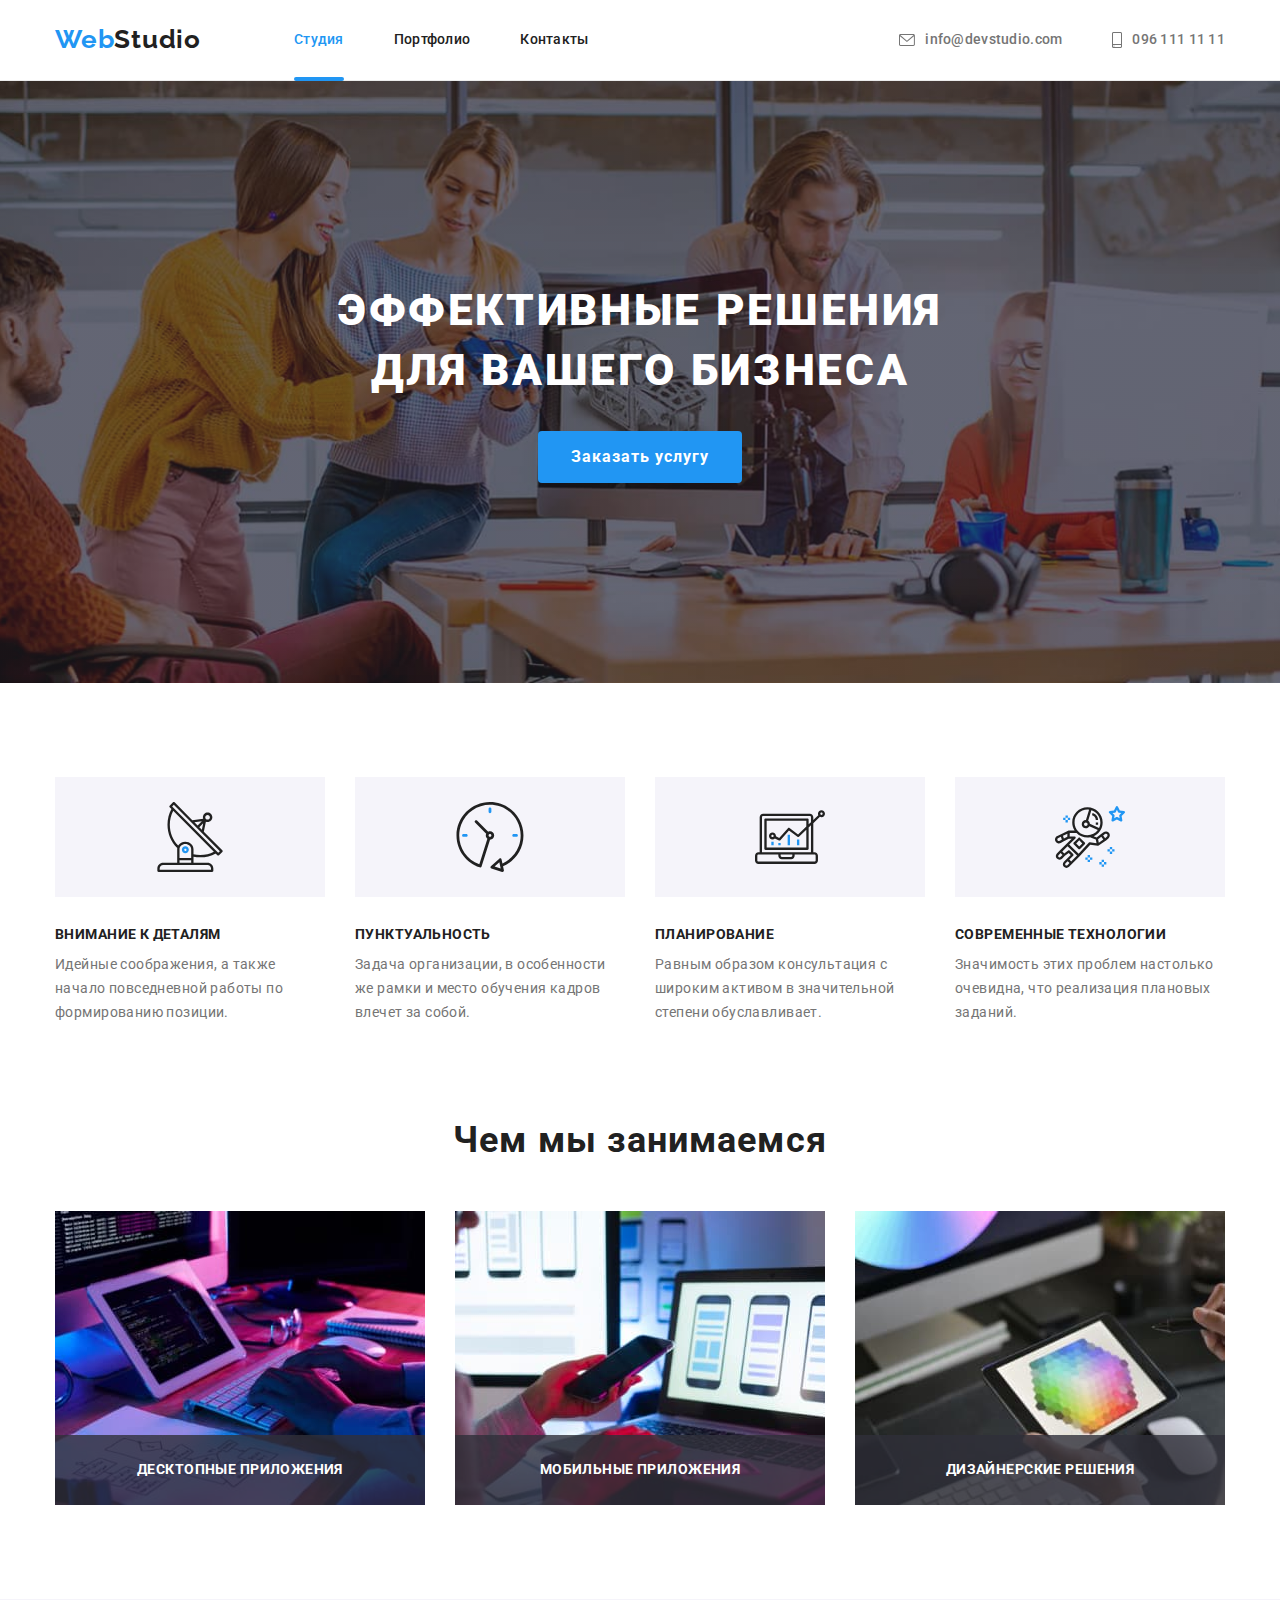
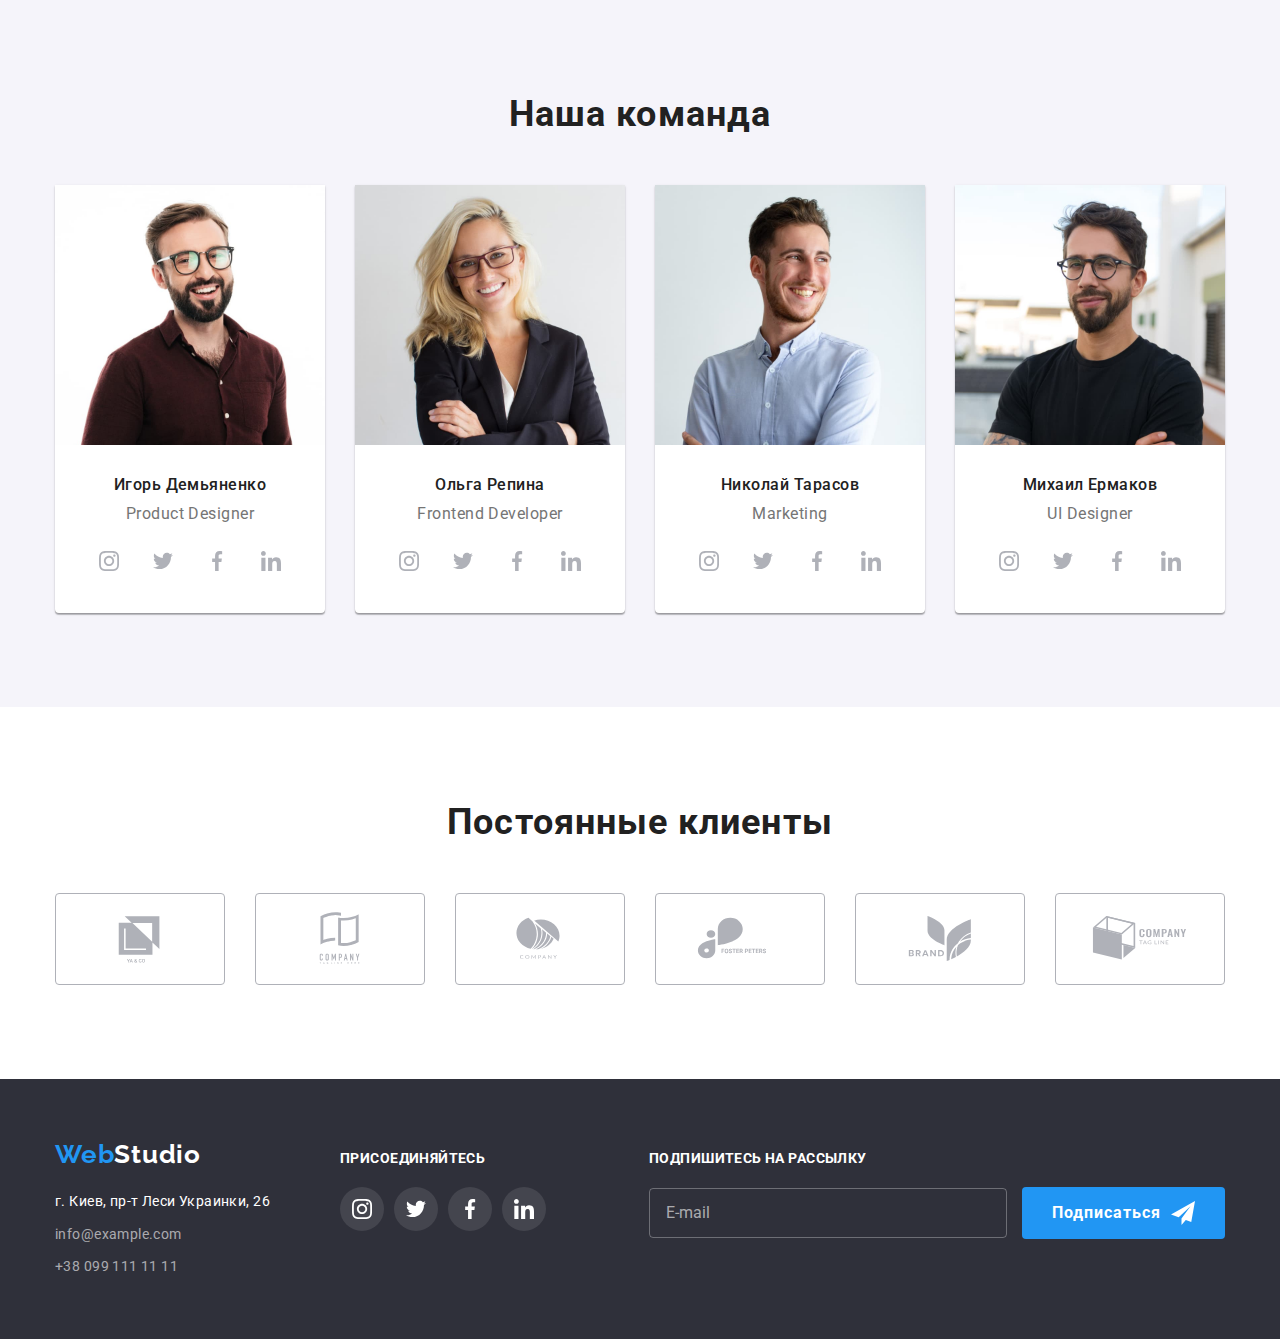
<file: index.html>
<!DOCTYPE html>
<html lang="ru">
  <head>
    <meta charset="UTF-8" />
    <meta http-equiv="X-UA-Compatible" content="IE=edge" />
    <meta name="viewport" content="width=device-width, initial-scale=1.0" />
    <title>WebStudio</title>
    <link rel="preconnect" href="https://fonts.googleapis.com" />
    <link rel="preconnect" href="https://fonts.gstatic.com" crossorigin />
    <link
      href="https://fonts.googleapis.com/css2?family=Raleway:wght@700&family=Roboto:wght@400;500;700;900&display=swap"
      rel="stylesheet"
    />
    <link
      rel="stylesheet"
      href="https://cdnjs.cloudflare.com/ajax/libs/modern-normalize/1.1.0/modern-normalize.min.css"
    />
    <link rel="stylesheet" href="./css/styles.css" />
  </head>
  <body>
    <!--Header-->
    <header class="header">
      <div class="container">
        <nav class="main-nav">
          <a href="" lang="en" class="logo link"><span>Web</span>Studio</a>
          <ul class="site-nav list">
            <li class="item">
              <a href="" class="link current">Студия</a>
            </li>
            <li class="item">
              <a href="./portfolio.html" class="link">Портфолио</a>
            </li>
            <li class="item"><a href="" class="link">Контакты</a></li>
          </ul>
        </nav>
        <ul class="site-nav list">
          <!--mail icon-->
          <li class="item-contacts">
            <a href="mailto:info@devstudio.com" class="mail link">
              <svg class="header-icon" width="16" height="12">
                <use href="./images/icons.svg#icon-envelope-hover"></use></svg
              >info@devstudio.com
            </a>
          </li>
          <!--tel icon-->
          <li class="item-contacts">
            <a href="tel:+380961111111" class="tel link"
              ><svg class="header-icon" width="10" height="16">
                <use href="./images/icons.svg#icon-smartphone"></use>
              </svg>
              096 111 11 11</a
            >
          </li>
        </ul>
      </div>
    </header>
    <!--Main content-->
    <main>
      <!--Hero-->
      <section class="hero">
        <div class="container">
          <h1 class="hero-title">Эффективные решения для вашего бизнеса</h1>
          <button type="button" class="btn-hero btn" data-modal-open>
            Заказать услугу
          </button>
        </div>
      </section>
      <!--Features-->
      <section class="features section">
        <div class="container">
          <!--hidden h2-->
          <h2 class="visually-hidden">Преимущества студии</h2>
          <!--list of icons-->
          <ul class="features-list-icon list">
            <li class="features-item-icon">
              <svg class="features-icon" width="70" height="70">
                <use href="./images/icons.svg#icon-antenna"></use>
              </svg>
            </li>
            <li class="features-item-icon">
              <svg class="features-icon" width="70" height="70">
                <use href="./images/icons.svg#icon-clock"></use>
              </svg>
            </li>
            <li class="features-item-icon">
              <svg class="features-icon" width="70" height="70">
                <use href="./images/icons.svg#icon-diagram"></use>
              </svg>
            </li>
            <li class="features-item-icon">
              <svg class="features-icon" width="70" height="70">
                <use href="./images/icons.svg#icon-astronaut"></use>
              </svg>
            </li>
          </ul>
          <!--list of text-->
          <ul class="list features-item">
            <li class="features-text">
              <h3 class="title">Внимание к деталям</h3>
              <p class="text">
                Идейные соображения, а также начало повседневной работы по
                формированию позиции.
              </p>
            </li>
            <li class="features-text">
              <h3 class="title">Пунктуальность</h3>
              <p class="text">
                Задача организации, в особенности же рамки и место обучения
                кадров влечет за собой.
              </p>
            </li>
            <li class="features-text">
              <h3 class="title">Планирование</h3>
              <p class="text">
                Равным образом консультация с широким активом в значительной
                степени обуславливает.
              </p>
            </li>
            <li class="features-text">
              <h3 class="title">Современные технологии</h3>
              <p class="text">
                Значимость этих проблем настолько очевидна, что реализация
                плановых заданий.
              </p>
            </li>
          </ul>
        </div>
      </section>
      <!-------------Directions----------------->
      <section class="directions section">
        <div class="container">
          <h2 class="title">Чем мы занимаемся</h2>
          <ul class="list">
            <li class="img">
              <div class="img-thumb">
                <img src="./images/about-img-1.jpg" alt="десктоп" width="370" />
                <p class="item-directions">Десктопные приложения</p>
              </div>
            </li>
            <li class="img">
              <div class="img-thumb">
                <img
                  src="./images/about-img-2.jpg"
                  alt="мобильный телефон"
                  width="370"
                />
                <p class="item-directions">Мобильные приложения</p>
              </div>
            </li>
            <li class="img">
              <div class="img-thumb">
                <img src="./images/about-img-3.jpg" alt="планшет" width="370" />
                <p class="item-directions">Дизайнерские решения</p>
              </div>
            </li>
          </ul>
        </div>
      </section>
      <!-------------Team------------->
      <section class="team section">
        <div class="container">
          <h2 class="title">Наша команда</h2>
          <ul class="list">
            <!--foto of worker-->
            <li class="foto">
              <img
                src="./images/foto-img-1.jpg"
                alt="фото работника"
                width="270"
              />
              <h3 class="name">Игорь Демьяненко</h3>
              <p lang="en" class="position">Product Designer</p>
              <!--social menu-->
              <ul class="team-soc-list list">
                <li class="team-soc-item">
                  <a href="" class="team-soc-link link">
                    <svg class="team-soc-icon" width="20" height="20">
                      <use href="./images/icons.svg#icon-instagram"></use>
                    </svg>
                  </a>
                </li>
                <li class="team-soc-item">
                  <a href="" class="team-soc-link link">
                    <svg class="team-soc-icon" width="20" height="20">
                      <use href="./images/icons.svg#icon-twitter"></use>
                    </svg>
                  </a>
                </li>
                <li class="team-soc-item">
                  <a href="" class="team-soc-link link">
                    <svg class="team-soc-icon" width="20" height="20">
                      <use href="./images/icons.svg#icon-facebook"></use>
                    </svg>
                  </a>
                </li>
                <li class="team-soc-item">
                  <a href="" class="team-soc-link link">
                    <svg class="team-soc-icon" width="20" height="20">
                      <use href="./images/icons.svg#icon-linkedin"></use>
                    </svg>
                  </a>
                </li>
              </ul>
            </li>
            <!--foto of worker-->
            <li class="foto">
              <img
                src="./images/foto-img-2.jpg"
                alt="фото работника"
                width="270"
              />
              <h3 class="name">Ольга Репина</h3>
              <p lang="en" class="position">Frontend Developer</p>
              <!--social menu-->
              <ul class="team-soc-list list">
                <li class="team-soc-item">
                  <a href="" class="team-soc-link link">
                    <svg class="team-soc-icon" width="20" height="20">
                      <use href="./images/icons.svg#icon-instagram"></use>
                    </svg>
                  </a>
                </li>
                <li class="team-soc-item">
                  <a href="" class="team-soc-link link">
                    <svg class="team-soc-icon" width="20" height="20">
                      <use href="./images/icons.svg#icon-twitter"></use>
                    </svg>
                  </a>
                </li>
                <li class="team-soc-item">
                  <a href="" class="team-soc-link link">
                    <svg class="team-soc-icon" width="20" height="20">
                      <use href="./images/icons.svg#icon-facebook"></use>
                    </svg>
                  </a>
                </li>
                <li class="team-soc-item">
                  <a href="" class="team-soc-link link">
                    <svg class="team-soc-icon" width="20" height="20">
                      <use href="./images/icons.svg#icon-linkedin"></use>
                    </svg>
                  </a>
                </li>
              </ul>
            </li>
            <!--foto of worker-->
            <li class="foto">
              <img
                src="./images/foto-img-3.jpg"
                alt="фото работника"
                width="270"
              />
              <h3 class="name">Николай Тарасов</h3>
              <p lang="en" class="position">Marketing</p>
              <!--social menu-->
              <ul class="team-soc-list list">
                <li class="team-soc-item">
                  <a href="" class="team-soc-link link">
                    <svg class="team-soc-icon" width="20" height="20">
                      <use href="./images/icons.svg#icon-instagram"></use>
                    </svg>
                  </a>
                </li>
                <li class="team-soc-item">
                  <a href="" class="team-soc-link link">
                    <svg class="team-soc-icon" width="20" height="20">
                      <use href="./images/icons.svg#icon-twitter"></use>
                    </svg>
                  </a>
                </li>
                <li class="team-soc-item">
                  <a href="" class="team-soc-link link">
                    <svg class="team-soc-icon" width="20" height="20">
                      <use href="./images/icons.svg#icon-facebook"></use>
                    </svg>
                  </a>
                </li>
                <li class="team-soc-item">
                  <a href="" class="team-soc-link link">
                    <svg class="team-soc-icon" width="20" height="20">
                      <use href="./images/icons.svg#icon-linkedin"></use>
                    </svg>
                  </a>
                </li>
              </ul>
            </li>
            <!--foto of worker-->
            <li class="foto">
              <img
                src="./images/foto-img-4.jpg"
                alt="фото работника"
                width="270"
              />
              <h3 class="name">Михаил Ермаков</h3>
              <p lang="en" class="position">UI Designer</p>
              <!--social menu-->
              <ul class="team-soc-list list">
                <li class="team-soc-item">
                  <a href="" class="team-soc-link link">
                    <svg class="team-soc-icon" width="20" height="20">
                      <use href="./images/icons.svg#icon-instagram"></use>
                    </svg>
                  </a>
                </li>
                <li class="team-soc-item">
                  <a href="" class="team-soc-link link">
                    <svg class="team-soc-icon" width="20" height="20">
                      <use href="./images/icons.svg#icon-twitter"></use>
                    </svg>
                  </a>
                </li>
                <li class="team-soc-item">
                  <a href="" class="team-soc-link link">
                    <svg class="team-soc-icon" width="20" height="20">
                      <use href="./images/icons.svg#icon-facebook"></use>
                    </svg>
                  </a>
                </li>
                <li class="team-soc-item">
                  <a href="" class="team-soc-link link">
                    <svg class="team-soc-icon" width="20" height="20">
                      <use href="./images/icons.svg#icon-linkedin"></use>
                    </svg>
                  </a>
                </li>
              </ul>
            </li>
          </ul>
        </div>
      </section>
      <!---------------Clients----------------------->
      <section class="clients section">
        <div class="container">
          <h2 class="title">Постоянные клиенты</h2>
          <!--list of clients-->
          <ul class="clients-list list">
            <li class="clients-item">
              <a href="" class="clients-icon-link link"
                ><svg class="clients-icon" width="106" height="60">
                  <use href="./images/icons.svg#icon-Logo-1"></use></svg
              ></a>
            </li>
            <li class="clients-item">
              <a href="" class="clients-icon-link link"
                ><svg class="clients-icon" width="106" height="60">
                  <use href="./images/icons.svg#icon-Logo-2"></use></svg
              ></a>
            </li>
            <li class="clients-item">
              <a href="" class="clients-icon-link link"
                ><svg class="clients-icon" width="106" height="60">
                  <use href="./images/icons.svg#icon-Logo-3"></use></svg
              ></a>
            </li>
            <li class="clients-item">
              <a href="" class="clients-icon-link link"
                ><svg class="clients-icon" width="106" height="60">
                  <use href="./images/icons.svg#icon-Logo-4"></use></svg
              ></a>
            </li>
            <li class="clients-item">
              <a href="" class="clients-icon-link link"
                ><svg class="clients-icon" width="106" height="60">
                  <use href="./images/icons.svg#icon-Logo-5"></use></svg
              ></a>
            </li>
            <li class="clients-item">
              <a href="" class="clients-icon-link link"
                ><svg class="clients-icon" width="106" height="60">
                  <use href="./images/icons.svg#icon-Logo-6"></use></svg
              ></a>
            </li>
          </ul>
        </div>
      </section>
    </main>
    <!------Footer----------->
    <footer class="footer">
      <div class="container">
        <!--footer adress-->
        <div class="footer-adress">
          <a href="" lang="en" class="link logo"><span>Web</span>Studio</a>
          <address>
            <ul class="list list-footer">
              <li>
                <a href="" class="link adress"
                  >г. Киев, пр-т Леси Украинки, 26</a
                >
              </li>
              <li><a href="" class="link mail">info@example.com</a></li>
              <li><a href="" class="link tel">+38 099 111 11 11</a></li>
            </ul>
          </address>
        </div>
        <!--footer social menu-->
        <div class="footer-social">
          <p class="footer-title">присоединяйтесь</p>
          <ul class="footer-soc-list list">
            <li class="footer-soc-item">
              <a href="" class="footer-soc-link link"
                ><svg class="team-soc-icon" width="20" height="20">
                  <use href="./images/icons.svg#icon-instagram"></use></svg
              ></a>
            </li>
            <li class="footer-soc-item">
              <a href="" class="footer-soc-link link"
                ><svg class="footer-soc-icon" width="20" height="20">
                  <use href="./images/icons.svg#icon-twitter"></use></svg
              ></a>
            </li>
            <li class="footer-soc-item">
              <a href="" class="footer-soc-link link"
                ><svg class="team-soc-icon" width="20" height="20">
                  <use href="./images/icons.svg#icon-facebook"></use></svg
              ></a>
            </li>
            <li class="footer-soc-item">
              <a href="" class="footer-soc-link link"
                ><svg class="team-soc-icon" width="20" height="20">
                  <use href="./images/icons.svg#icon-linkedin"></use></svg
              ></a>
            </li>
          </ul>
        </div>
        <!--footer form-->
        <div class="footer-form">
          <form>
            <p class="footer-title">Подпишитесь на рассылку</p>
            <input
              type="email"
              class="footer-input"
              name="user-email-footer"
              placeholder="E-mail"
            />
            <button type="submit" class="btn-footer btn">
              Подписаться<svg class="form-icon-footer" width="24" height="24">
                <use href="./images/icons.svg#icon-icon-send"></use>
              </svg>
            </button>
          </form>
        </div>
      </div>
    </footer>
    <!------------------Backdrop----------------->
    <div class="backdrop is-hidden" data-modal>
      <div class="modal">
        <button type="button" class="btn-modal-close" data-modal-close>
          <svg class="modal-close" width="18" height="18">
            <use href="./images/icons.svg#icon-close-black"></use>
          </svg>
        </button>
        <p class="modal-title">Оставьте свои данные, мы вам перезвоним</p>
        <!--------------------Modal-window---form--------------->
        <form>
          <div class="form-field">
            <label for="user-name" class="modal-label">Имя</label>
            <div class="input-wrap">
              <input
                type="text"
                class="modal-input"
                name="user-name"
                id="user-name"
              />
              <svg class="icon-input" width="18" height="18">
                <use href="./images/icons.svg#icon-person-black"></use>
              </svg>
            </div>
          </div>
          <div class="form-field">
            <label for="user-tel" class="modal-label">Телефон</label>
            <div class="input-wrap">
              <input
                type="tel"
                class="modal-input"
                name="user-tel"
                id="user-tel"
              />
              <svg class="icon-input" width="18" height="18">
                <use href="./images/icons.svg#icon-phone-black"></use>
              </svg>
            </div>
          </div>
          <div class="form-field">
            <label for="user-email" class="modal-label">Почта</label>
            <div class="input-wrap">
              <input
                type="email"
                class="modal-input"
                name="user-email"
                id="user-email"
              />
              <svg class="icon-input" width="18" height="18">
                <use href="./images/icons.svg#icon-email-black"></use>
              </svg>
            </div>
          </div>
          <div class="form-field">
            <label for="user-text" class="modal-label">Комментарий</label>
            <textarea
              name="user-text"
              id="user-text"
              class="modal-text"
              placeholder="Введите текст"
            ></textarea>
          </div>
          <div class="form-field">
            <input
              type="checkbox"
              name="privacy"
              value="true"
              class="modal-check visually-hidden"
              id="privacy"
            />
            <label for="privacy" class="check-text">
              <span>
                <svg class="check-icon" width="11" height="8">
                  <use href="./images/icons.svg#icon-Vector-check"></use></svg
              ></span>
              Соглашаюсь с рассылкой и принимаю<a href="" class="modal-link"
                >Условия договора</a
              ></label
            >
          </div>
        </form>
        <button type="submit" class="btn-submit btn">Отправить</button>
      </div>
    </div>
    <script src="./js/modal.js"></script>
  </body>
</html>
</file>
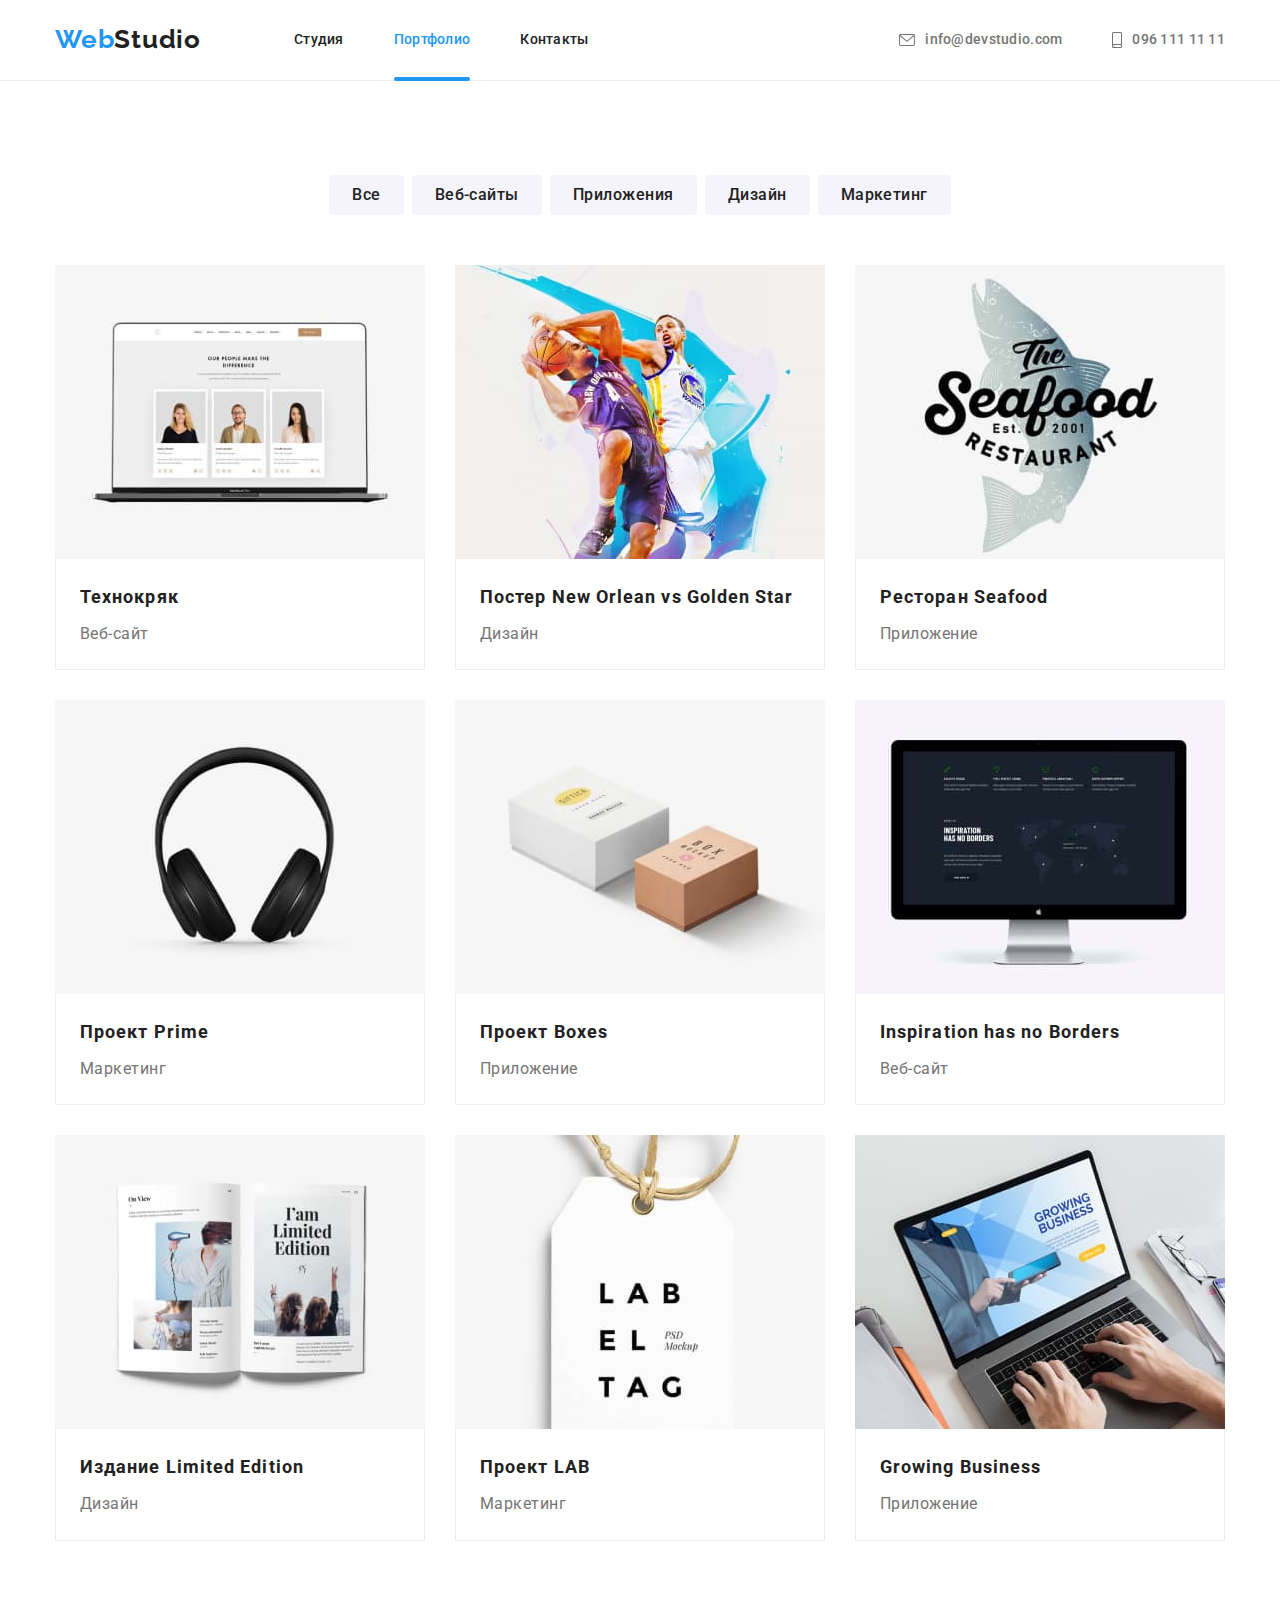
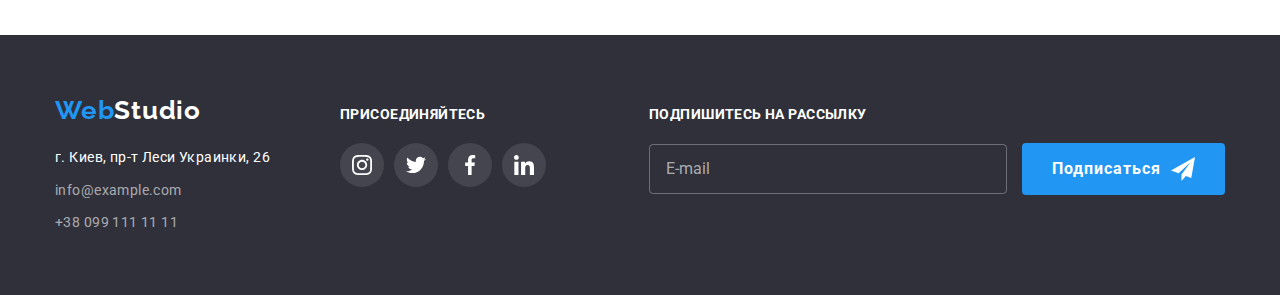
<file: portfolio.html>
<!DOCTYPE html>
<html lang="ru">
  <head>
    <meta charset="UTF-8" />
    <meta http-equiv="X-UA-Compatible" content="IE=edge" />
    <meta name="viewport" content="width=device-width, initial-scale=1.0" />
    <title>Портфолио</title>
    <link rel="preconnect" href="https://fonts.googleapis.com" />
    <link rel="preconnect" href="https://fonts.gstatic.com" crossorigin />
    <link
      href="https://fonts.googleapis.com/css2?family=Raleway:wght@700&family=Roboto:wght@400;500;700;900&display=swap"
      rel="stylesheet"
    />
    <link
      rel="stylesheet"
      href="https://cdnjs.cloudflare.com/ajax/libs/modern-normalize/1.1.0/modern-normalize.min.css"
    />
    <link rel="stylesheet" href="./css/styles.css" />
  </head>
  <body>
    <!--Header-->
    <header class="header">
      <div class="container">
        <nav class="main-nav">
          <a href="" lang="en" class="logo link"><span>Web</span>Studio</a>
          <ul class="site-nav list">
            <li class="item">
              <a href="./index.html" class="link">Студия</a>
            </li>
            <li class="item">
              <a href="" class="link current">Портфолио</a>
            </li>
            <li class="item"><a href="" class="link">Контакты</a></li>
          </ul>
        </nav>
        <ul class="site-nav list">
          <!--mail-icon-->
          <li class="item-contacts">
            <a href="mailto:info@devstudio.com" class="mail link">
              <svg class="header-icon" width="16" height="12">
                <use href="./images/icons.svg#icon-envelope-hover"></use></svg
              >info@devstudio.com
            </a>
          </li>
          <!--tel-icon-->
          <li class="item-contacts">
            <a href="tel:+380961111111" class="tel link"
              ><svg class="header-icon" width="10" height="16">
                <use href="./images/icons.svg#icon-smartphone"></use>
              </svg>
              096 111 11 11</a
            >
          </li>
        </ul>
      </div>
    </header>
    <!---------Gallery of works------->
    <main class="gallery">
      <section class="gallery section">
        <div class="container">
          <h1 class="visually-hidden">Галерея работ</h1>
          <!--Filtr-->
          <ul class="list buttons">
            <li class="gallery-btn">
              <button type="button" class="btn">Все</button>
            </li>
            <li class="gallery-btn">
              <button type="button" class="btn">Веб-сайты</button>
            </li>
            <li class="gallery-btn">
              <button type="button" class="btn">Приложения</button>
            </li>
            <li class="gallery-btn">
              <button type="button" class="btn">Дизайн</button>
            </li>
            <li class="gallery-btn">
              <button type="button" class="btn">Маркетинг</button>
            </li>
          </ul>
          <!--Examples-->
          <ul class="list examples">
            <li class="examples-link">
              <a href="" class="link">
                <div class="examples-top-wrap">
                  <img
                    src="./images/img-work-1.jpg"
                    alt="открытый ноутбук"
                    width="370"
                  />
                  <p class="img-top-text">
                    Ресурс предлагает комплексные предложения с разным уровнем
                    функционала и сервисов. Все это позволит посетителю получить
                    исчерпывающие сведения  о компании или частном лице.
                  </p>
                </div>
                <div class="examples-title">
                  <h2 class="title">Технокряк</h2>
                  <p class="item">Веб-сайт</p>
                </div>
              </a>
            </li>
            <li class="examples-link">
              <a href="" class="link">
                <div class="examples-top-wrap">
                  <img
                    src="./images/img-work-2.jpg"
                    alt="два баскетболиста"
                    width="370"
                  />
                  <p class="img-top-text">
                    Ресурс предлагает комплексные предложения с разным уровнем
                    функционала и сервисов. Все это позволит посетителю получить
                    исчерпывающие сведения  о компании или частном лице.
                  </p>
                </div>
                <div class="examples-title">
                  <h2 class="title">Постер New Orlean vs Golden Star</h2>
                  <p class="item">Дизайн</p>
                </div>
              </a>
            </li>
            <li class="examples-link">
              <a href="" class="link">
                <div class="examples-top-wrap">
                  <img
                    src="./images/img-work-3.jpg"
                    alt="рисунок рыбы"
                    width="370"
                  />
                  <p class="img-top-text">
                    Ресурс предлагает комплексные предложения с разным уровнем
                    функционала и сервисов. Все это позволит посетителю получить
                    исчерпывающие сведения  о компании или частном лице.
                  </p>
                </div>
                <div class="examples-title">
                  <h2 class="title">Ресторан Seafood</h2>
                  <p class="item">Приложение</p>
                </div>
              </a>
            </li>
            <li class="examples-link">
              <a href="" class="link">
                <div class="examples-top-wrap">
                  <img
                    src="./images/img-work-4.jpg"
                    alt="наушники"
                    width="370"
                  />
                  <p class="img-top-text">
                    Ресурс предлагает комплексные предложения с разным уровнем
                    функционала и сервисов. Все это позволит посетителю получить
                    исчерпывающие сведения  о компании или частном лице.
                  </p>
                </div>
                <div class="examples-title">
                  <h2 class="title">Проект Prime</h2>
                  <p class="item">Маркетинг</p>
                </div>
              </a>
            </li>
            <li class="examples-link">
              <a href="" class="link">
                <div class="examples-top-wrap">
                  <img
                    src="./images/img-work-5.jpg"
                    alt="две коробки"
                    width="370"
                  />
                  <p class="img-top-text">
                    Ресурс предлагает комплексные предложения с разным уровнем
                    функционала и сервисов. Все это позволит посетителю получить
                    исчерпывающие сведения  о компании или частном лице.
                  </p>
                </div>
                <div class="examples-title">
                  <h2 class="title">Проект Boxes</h2>
                  <p class="item">Приложение</p>
                </div>
              </a>
            </li>
            <li class="examples-link">
              <a href="" class="link">
                <div class="examples-top-wrap">
                  <img
                    src="./images/img-work-6.jpg"
                    alt="монитор"
                    width="370"
                  />
                  <p class="img-top-text">
                    Ресурс предлагает комплексные предложения с разным уровнем
                    функционала и сервисов. Все это позволит посетителю получить
                    исчерпывающие сведения  о компании или частном лице.
                  </p>
                </div>
                <div class="examples-title">
                  <h2 class="title">Inspiration has no Borders</h2>
                  <p class="item">Веб-сайт</p>
                </div>
              </a>
            </li>
            <li class="examples-link">
              <a href="" class="link">
                <div class="examples-top-wrap">
                  <img src="./images/img-work-7.jpg" alt="журнал" width="370" />
                  <p class="img-top-text">
                    Ресурс предлагает комплексные предложения с разным уровнем
                    функционала и сервисов. Все это позволит посетителю получить
                    исчерпывающие сведения  о компании или частном лице.
                  </p>
                </div>
                <div class="examples-title">
                  <h2 class="title">Издание Limited Edition</h2>
                  <p class="item">Дизайн</p>
                </div>
              </a>
            </li>
            <li class="examples-link">
              <a href="" class="link">
                <div class="examples-top-wrap">
                  <img src="./images/img-work-8.jpg" alt="лейба" width="370" />
                  <p class="img-top-text">
                    Ресурс предлагает комплексные предложения с разным уровнем
                    функционала и сервисов. Все это позволит посетителю получить
                    исчерпывающие сведения  о компании или частном лице.
                  </p>
                </div>
                <div class="examples-title">
                  <h2 class="title">Проект LAB</h2>
                  <p class="item">Маркетинг</p>
                </div>
              </a>
            </li>
            <li class="examples-link">
              <a href="" class="link">
                <div class="examples-top-wrap">
                  <img
                    src="./images/img-work-9.jpg"
                    alt="ноутбук"
                    width="370"
                  />
                  <p class="img-top-text">
                    Ресурс предлагает комплексные предложения с разным уровнем
                    функционала и сервисов. Все это позволит посетителю получить
                    исчерпывающие сведения  о компании или частном лице.
                  </p>
                </div>
                <div class="examples-title">
                  <h2 class="title">Growing Business</h2>
                  <p class="item">Приложение</p>
                </div>
              </a>
            </li>
          </ul>
        </div>
      </section>
    </main>
    <!------Footer----------->
    <footer class="footer">
      <div class="container">
        <div class="footer-adress">
          <a href="" lang="en" class="link logo"><span>Web</span>Studio</a>
          <address>
            <ul class="list list-footer">
              <li>
                <a href="" class="link adress"
                  >г. Киев, пр-т Леси Украинки, 26</a
                >
              </li>
              <li><a href="" class="link mail">info@example.com</a></li>
              <li><a href="" class="link tel">+38 099 111 11 11</a></li>
            </ul>
          </address>
        </div>
        <div class="footer-social">
          <p class="footer-title">присоединяйтесь</p>
          <ul class="footer-soc-list list">
            <li class="footer-soc-item">
              <a href="" class="footer-soc-link link"
                ><svg class="team-soc-icon" width="20" height="20">
                  <use href="./images/icons.svg#icon-instagram"></use></svg
              ></a>
            </li>
            <li class="footer-soc-item">
              <a href="" class="footer-soc-link link"
                ><svg class="footer-soc-icon" width="20" height="20">
                  <use href="./images/icons.svg#icon-twitter"></use></svg
              ></a>
            </li>
            <li class="footer-soc-item">
              <a href="" class="footer-soc-link link"
                ><svg class="team-soc-icon" width="20" height="20">
                  <use href="./images/icons.svg#icon-facebook"></use></svg
              ></a>
            </li>
            <li class="footer-soc-item">
              <a href="" class="footer-soc-link link"
                ><svg class="team-soc-icon" width="20" height="20">
                  <use href="./images/icons.svg#icon-linkedin"></use></svg
              ></a>
            </li>
          </ul>
        </div>
        <div class="footer-form">
          <p class="footer-title">Подпишитесь на рассылку</p>
          <input
            type="email"
            class="footer-input"
            name="user-email-footer"
            placeholder="E-mail"
          />
          <button type="button" class="btn-footer btn">
            Подписаться<svg class="form-icon-footer" width="24" height="24">
              <use href="./images/icons.svg#icon-icon-send"></use>
            </svg>
          </button>
        </div>
      </div>
    </footer>
    <script src="./js/modal.js"></script>
  </body>
</html>
</file>
<file: css/styles.css>
:root {
  --primary-text-color: #757575;
  --secondary-text-color: #212121;
  --accent-color: #2196f3;
  --background-color: #2f303a;
  --btn-color: #f5f4fa;
  --white-color: #ffffff;
  --mail-tel-color: rgba(255, 255, 255, 0.6);
  --border-color: #eeeeee;
  --borger-header: #ececec;
  --card-set-gap: 30px;
  --icon-color: #afb1b8;
}

body {
  font-family: "Roboto", "Open Sans", sans-serif;
  font-size: 14px;
  line-height: 1.71;
  letter-spacing: 0.03em;
  color: var(--primary-text-color);
  background: var(--white-color);
}

img {
  display: block;
  max-width: 100%;
  height: auto;
}

h1,
h2,
h3,
p {
  margin-top: 0;
  margin-bottom: 0;
}

.btn {
  border: 1px solid transparent;
  border-radius: 4px;
  text-align: center;
}

/* класы утилиты */
.list {
  list-style: none;
  padding: 0;
  margin: 0;
}

.link {
  text-decoration: none;
}

.container {
  width: 1200px;
  padding-left: 15px;
  padding-right: 15px;
  margin-left: auto;
  margin-right: auto;
}

.section {
  padding-top: 94px;
  padding-bottom: 94px;
}

/* -----------------------Header----------------------- */
/* -----------------------Logo----------------------- */
.logo {
  display: block;
  padding-top: 24px;
  padding-bottom: 25px;

  font-family: "Raleway", sans-serif;
  font-weight: 700;
  font-size: 26px;
  line-height: 1.19;
  letter-spacing: 0.03em;
  color: var(--secondary-text-color);
}

.logo span {
  color: var(--accent-color);
}

.site-nav .link:hover,
.site-nav .link:focus {
  color: var(--accent-color);
}

/* ----------------------Navigation-------------------------- */
.main-nav,
.header .container,
.site-nav {
  display: flex;
  align-items: center;
}

.site-nav {
  margin-left: 93px;
}

.main-nav + .site-nav {
  margin-left: auto;
}

.site-nav .item:not(:last-child) {
  margin-right: 50px;
}

.site-nav .link {
  display: block;
  padding-top: 32px;
  padding-bottom: 32px;

  font-weight: 500;
  font-size: 14px;
  line-height: 1.14;
  letter-spacing: 0.02em;
  color: var(--secondary-text-color);
  transition: color 250ms cubic-bezier(0.4, 0, 0.2, 1);
}

.site-nav .current {
  color: var(--accent-color);
}

.current {
  position: relative;
}

.current::after {
  content: "";
  position: absolute;
  bottom: -1px;
  left: 0;
  width: 100%;
  height: 4px;
  border-radius: 2px;
  background: var(--accent-color);
}

.item-contacts + .item-contacts {
  margin-left: 50px;
}

.item-contacts .mail,
.item-contacts .tel {
  display: inline-flex;
  align-items: center;
  justify-content: center;
}

.header-icon {
  margin-right: 10px;
  fill: currentColor;
}

.site-nav .mail,
.site-nav .tel {
  color: var(--primary-text-color);
}

.header {
  border-bottom: 1px solid var(--borger-header);
}

/* ------------------------Hero------------------------------ */
.hero {
  max-width: 1600px;
  margin: 0 auto;
  padding-top: 200px;
  padding-bottom: 200px;

  text-align: center;
  background: var(--background-color);
  background-image: linear-gradient(
      rgba(47, 48, 58, 0.4),
      rgba(47, 48, 58, 0.4)
    ),
    url(../images/Img-hero.jpg);
  background-repeat: no-repeat;
  background-position: center;
  background-size: cover;
}

.hero-title {
  width: 696px;
  margin-left: auto;
  margin-right: auto;
  margin-bottom: 30px;

  font-weight: 900;
  font-size: 44px;
  line-height: 1.36;
  letter-spacing: 0.06em;
  text-transform: uppercase;
  color: var(--white-color);
}

.btn-hero {
  padding: 10px 32px;
}

.btn-hero,
.btn-submit,
.btn-footer {
  min-width: 200px;

  font-family: inherit;
  font-weight: 700;
  font-size: 16px;
  line-height: 1.88;
  letter-spacing: 0.06em;
  color: var(--white-color);
  background: var(--accent-color);
  transition: box-shadow 250ms cubic-bezier(0.4, 0, 0.2, 1);
  cursor: pointer;
}

.btn-hero:hover,
.btn-hero:focus,
.btn-submit:hover,
.btn-submit:focus,
.btn-footer:hover,
.btn-footer:focus {
  box-shadow: 0px 4px 4px rgba(0, 0, 0, 0.15);
}

/* --------------------------Features------------------------------ */
.visually-hidden {
  position: absolute;
  width: 1px;
  height: 1px;
  margin: -1px;
  border: 0;
  padding: 0;
  white-space: nowrap;
  clip-path: inset(100%);
  clip: rect(0 0 0 0);
  overflow: hidden;
}

.features-item,
.features-list-icon {
  display: flex;
}

.features-list-icon {
  margin-bottom: 30px;
}

.features-item-icon + .features-item-icon {
  margin-left: 30px;
}

.features-item-icon {
  width: 270px;
  height: 120px;
  display: flex;
  justify-content: center;
  align-items: center;

  background-color: var(--btn-color);
  color: var(--secondary-text-color);
}

.features-icon {
  fill: currentColor;
}

.features-text {
  width: 270px;
}

.features-text + .features-text {
  margin-left: 30px;
}

.features .title {
  margin-bottom: 10px;

  font-size: 14px;
  line-height: 1.14;
  letter-spacing: 0.03em;
  text-transform: uppercase;
  color: var(--secondary-text-color);
}

/* --------------------------Directions----------------------------- */
.directions {
  padding-top: 0;
}

.directions .list {
  display: flex;
}

.directions .img + .img {
  margin-left: 30px;
}

.directions .title,
.team .title,
.clients .title {
  margin-bottom: 50px;

  font-size: 36px;
  line-height: 1.17;
  text-align: center;
  letter-spacing: 0.03em;
  color: var(--secondary-text-color);
}

.img-thumb {
  position: relative;
}

.item-directions {
  position: absolute;
  bottom: 0;
  left: 0;

  display: flex;
  justify-content: center;
  align-items: center;

  width: 370px;
  height: 70px;
  font-weight: 700;
  line-height: 1.14;
  text-transform: uppercase;
  color: var(--white-color);
  background-color: rgba(47, 48, 58, 0.8);
}

/* -----------------------------Team---------------------------------- */
.team .list {
  display: flex;
}

.team .foto + .foto {
  margin-left: 30px;
}

.foto {
  width: 270px;

  background: var(--white-color);
  border-radius: 0px 0px 4px 4px;
  box-shadow: 0px 1px 3px rgba(0, 0, 0, 0.12), 0px 1px 1px rgba(0, 0, 0, 0.14),
    0px 2px 1px rgba(0, 0, 0, 0.2);
}

.team img {
  margin-bottom: 30px;
}

.team .name {
  margin-bottom: 10px;

  font-weight: 500;
  color: var(--secondary-text-color);
}

.team .position {
  margin-bottom: 16px;
}

.team .position,
.team .name {
  font-size: 16px;
  line-height: 1.19;
  text-align: center;
  letter-spacing: 0.03em;
}

.team-soc-list {
  justify-content: center;
  margin-bottom: 30px;
}

.team-soc-item {
  width: 44px;
  height: 44px;
}

.team-soc-item + .team-soc-item {
  margin-left: 10px;
}

.team-soc-link {
  width: 100%;
  height: 100%;
  border-radius: 50%;
  display: flex;
  align-items: center;
  justify-content: center;
  background-color: var(--white-color);
  color: var(--icon-color);
  transition: color 250ms cubic-bezier(0.4, 0, 0.2, 1),
    background-color 250ms cubic-bezier(0.4, 0, 0.2, 1);
}

.team-soc-icon {
  fill: currentColor;
}

.team-soc-link:hover,
.team-soc-link:focus {
  background-color: var(--accent-color);
  color: var(--white-color);
}

.team {
  background: var(--btn-color);
}

/* -----------------------------Clients---------------------------------- */
.clients-list {
  display: flex;
}

.clients-item + .clients-item {
  margin-left: 30px;
}

.clients-item {
  width: 170px;
  height: 92px;
}

.clients-icon-link {
  width: 100%;
  height: 100%;
  display: flex;
  justify-content: center;
  align-items: center;
  border: 1px solid var(--icon-color);
  fill: var(--icon-color);
  border-radius: 4px;
  transition: fill 250ms cubic-bezier(0.4, 0, 0.2, 1),
    border 250ms cubic-bezier(0.4, 0, 0.2, 1);
}

.clients-icon-link:hover,
.clients-icon-link:focus {
  fill: var(--accent-color);
  border: 1px solid var(--accent-color);
}

/* ------------------------------Footer-------------------------------------- */
.footer .container {
  display: flex;
  align-items: baseline;
}

.footer {
  padding-top: 60px;
  padding-bottom: 60px;

  background: var(--background-color);
}

.footer .logo {
  padding-top: 0;
  padding-bottom: 0;
  margin-bottom: 20px;

  color: var(--white-color);
  display: inline-block;
}

.list-footer .link {
  transition: color 250ms cubic-bezier(0.4, 0, 0.2, 1);
}

.list-footer .link:hover,
.list-footer .link:focus {
  color: var(--accent-color);
}

.footer .adress,
.footer .mail,
.footer .tel {
  display: inline-block;
  font-style: normal;
  font-weight: 400;
  font-size: 14px;
  line-height: 1.7;
  letter-spacing: 0.03em;
}

.footer .adress {
  margin-bottom: 9px;

  color: var(--white-color);
}

.footer .mail {
  margin-bottom: 9px;
}

.footer .mail,
.footer .tel {
  color: var(--mail-tel-color);
}

.footer-social {
  margin-left: 70px;
}

.footer-title {
  margin-bottom: 20px;

  font-weight: 700;
  line-height: 1.14;
  text-transform: uppercase;
  color: var(--white-color);
}

.footer-soc-list {
  display: flex;
  justify-content: center;
}

.footer-soc-item + .footer-soc-item {
  margin-left: 10px;
}

.footer-soc-item {
  width: 44px;
  height: 44px;
}

.footer-soc-link {
  width: 100%;
  height: 100%;
  border-radius: 50%;
  display: flex;
  align-items: center;
  justify-content: center;
  background-color: rgba(255, 255, 255, 0.1);
  color: var(--white-color);
  transition: background-color 250ms cubic-bezier(0.4, 0, 0.2, 1),
    color 250ms cubic-bezier(0.4, 0, 0.2, 1);
}

.footer-soc-icon {
  fill: currentColor;
}

.footer-soc-link:hover,
.footer-soc-link:focus {
  background-color: var(--accent-color);
}

/* ---------------------------Footer--form-------------------------------- */
.footer-form {
  margin-left: auto;
}

.footer-input {
  width: 358px;
  height: 50px;
  padding: 15px 16px;
  margin-right: 12px;
  border: 1px solid rgba(255, 255, 255, 0.3);
  border-radius: 4px;
  color: var(--white-color);
  background-color: inherit;
  transition: border-color 250ms cubic-bezier(0.4, 0, 0.2, 1);
  outline: none;
}

.footer-input::placeholder {
  font-size: 16px;
  line-height: 1.3;
  color: rgba(255, 255, 255, 0.6);
}

.footer-input:focus {
  border-color: var(--accent-color);
}

.btn-footer {
  display: inline-flex;
  justify-content: center;
  align-items: center;
  min-width: 200px;
  padding: 10px 29px;
}

.form-icon-footer {
  margin-left: 10px;
}

/* ---------------------Gallery of works-------------------------- */
/* ------------------------Filtr-------------------- */
.gallery .buttons {
  display: flex;
  margin-bottom: 50px;
  justify-content: center;
}

.gallery .btn {
  padding: 6px 22px;

  font-family: inherit;
  font-weight: 500;
  font-size: 16px;
  line-height: 1.6;
  letter-spacing: 0.03em;
  color: var(--secondary-text-color);
  background: var(--btn-color);
  cursor: pointer;
  transition: color 250ms cubic-bezier(0.4, 0, 0.2, 1),
    background-color 250ms cubic-bezier(0.4, 0, 0.2, 1),
    box-shadow 250ms cubic-bezier(0.4, 0, 0.2, 1);
}

.gallery-btn + .gallery-btn {
  margin-left: 8px;
}

.gallery .btn:hover,
.gallery .btn:focus {
  color: var(--white-color);
  background-color: var(--accent-color);
  box-shadow: 0px 3px 1px rgba(0, 0, 0, 0.1), 0px 1px 2px rgba(0, 0, 0, 0.08),
    0px 2px 2px rgba(0, 0, 0, 0.12);
}

/* ------------------------Exampels-------------------- */
.examples {
  display: flex;
  flex-wrap: wrap;
  margin-left: calc(-1 * var(--card-set-gap));
  margin-top: calc(-1 * var(--card-set-gap));
}

.examples-link {
  margin-left: var(--card-set-gap);
  margin-top: var(--card-set-gap);
}

.examples .link {
  flex-basis: calc((100%-3 * var(--card-set-gap)) / 3);
  display: block;
  transition: box-shadow 250ms cubic-bezier(0.4, 0, 0.2, 1);
}

.examples .link:hover,
.examples .link:focus {
  box-shadow: 0px 1px 1px rgba(0, 0, 0, 0.12), 0px 4px 4px rgba(0, 0, 0, 0.06),
    1px 4px 6px rgba(0, 0, 0, 0.16);
}

.examples-title {
  padding: 20px 24px;
  border: 1px solid var(--border-color);
  border-top: 0;
}

.examples .title {
  margin-bottom: 4px;

  font-weight: 700;
  font-size: 18px;
  line-height: 2;
  letter-spacing: 0.06em;
  color: var(--secondary-text-color);
}

.examples .item {
  font-weight: 400;
  font-size: 16px;
  line-height: 1.9;
  letter-spacing: 0.03em;
  color: var(--primary-text-color);
}

.examples-top-wrap {
  position: relative;
  overflow: hidden;
}

.img-top-text {
  position: absolute;
  top: 0;
  padding: 63px 24px;
  font-weight: 400;
  font-size: 18px;
  line-height: 1.5;
  height: 100%;
  color: var(--white-color);
  background-color: rgba(33, 150, 243, 0.9);
  transform: translateY(100%);
  transition: transform 250ms cubic-bezier(0.4, 0, 0.2, 1);
}

.examples .link:hover .img-top-text,
.examples .link:focus .img-top-text {
  transform: translateY(0%);
}

/* --------------------------Backdrop-------------------------------- */
.backdrop {
  position: fixed;
  top: 0;
  width: 100%;
  height: 100%;
  background-color: rgba(0, 0, 0, 0.2);

  opacity: 1;
  transition: opacity 250ms cubic-bezier(0.4, 0, 0.2, 1),
    visibility 250ms cubic-bezier(0.4, 0, 0.2, 1);
}

.backdrop.is-hidden .modal {
  transform: translate(-50%, -50%) scale(0.5);
}

.modal {
  position: absolute;
  top: 50%;
  left: 50%;
  transform: translate(-50%, -50%) scale(1);
  width: 528px;
  min-height: 581px;
  padding: 40px;
  background-color: var(--white-color);
  box-shadow: 0px 1px 3px rgba(0, 0, 0, 0.12), 0px 1px 1px rgba(0, 0, 0, 0.14),
    0px 2px 1px rgba(0, 0, 0, 0.2);
  border-radius: 4px;
  transition: transform 250ms cubic-bezier(0.4, 0, 0.2, 1);
}

.btn-modal-close {
  position: absolute;
  top: 8px;
  right: 8px;
  display: flex;
  justify-content: center;
  align-items: center;
  width: 30px;
  height: 30px;
  border: 1px solid rgba(0, 0, 0, 0.1);
  border-radius: 50%;
  background-color: var(--white-color);
  transition: fill 250ms cubic-bezier(0.4, 0, 0.2, 1);
  cursor: pointer;
}
.btn-modal-close:hover,
.btn-modal-close:focus {
  fill: var(--accent-color);
}

.is-hidden {
  visibility: hidden;
  opacity: 0;
  pointer-events: none;
}

/* --------------------Modal-window--form----------------------- */
.modal-title {
  text-align: center;
  margin-bottom: 12px;
  font-weight: 700;
  font-size: 20px;
  line-height: 1.15;
  color: var(--secondary-text-color);
}

.form-field + .form-field {
  margin-top: 10px;
}

.form-field:last-child {
  margin-top: 20px;
  margin-bottom: 30px;
}

.modal-label {
  display: block;
  margin-bottom: 4px;
  font-size: 12px;
  line-height: 1.16;
  letter-spacing: 0.01em;
}

.input-wrap {
  position: relative;
}

.icon-input {
  position: absolute;
  top: 50%;
  left: 11px;
  transform: translateY(-50%);
  transition: fill 250ms cubic-bezier(0.4, 0, 0.2, 1);
}

.modal-input,
.modal-text {
  width: 100%;
  border: 1px solid rgba(33, 33, 33, 0.2);
  border-radius: 4px;
  outline: none;
  transition: border-color 250ms cubic-bezier(0.4, 0, 0.2, 1);
}

.modal-input {
  height: 40px;
  padding-left: 42px;
}

.modal-text {
  height: 120px;
  padding: 12px 16px;
  resize: none;
}

.modal-input:focus,
.modal-text:focus {
  border-color: var(--accent-color);
}

.modal-input:focus + .icon-input {
  fill: var(--accent-color);
}

.modal-text::placeholder {
  line-height: 1.14;
  letter-spacing: 0.01em;
  color: rgba(117, 117, 117, 0.5);
}

.check-text {
  display: flex;
  justify-content: center;
  align-items: center;
}

.check-text span {
  display: flex;
  justify-content: center;
  align-items: center;
  width: 16px;
  height: 15px;
  border: 2px solid var(--secondary-text-color);
  border-radius: 3px;
  margin-right: 8.38px;
  transition: background-color 250ms cubic-bezier(0.4, 0, 0.2, 1);
}

.check-icon {
  fill: transparent;
}

.modal-check:checked + .check-text span {
  background-color: var(--accent-color);
  border: none;
}

.modal-check:checked + .check-text .check-icon {
  fill: var(--white-color);
}

.modal-check:focus + .check-text span {
  border-color: var(--accent-color);
}

.modal-link {
  margin-left: 4px;
  color: var(--accent-color);
}

.btn-submit {
  display: block;
  margin: auto;
  padding: 10px 55px;
}
</file>
